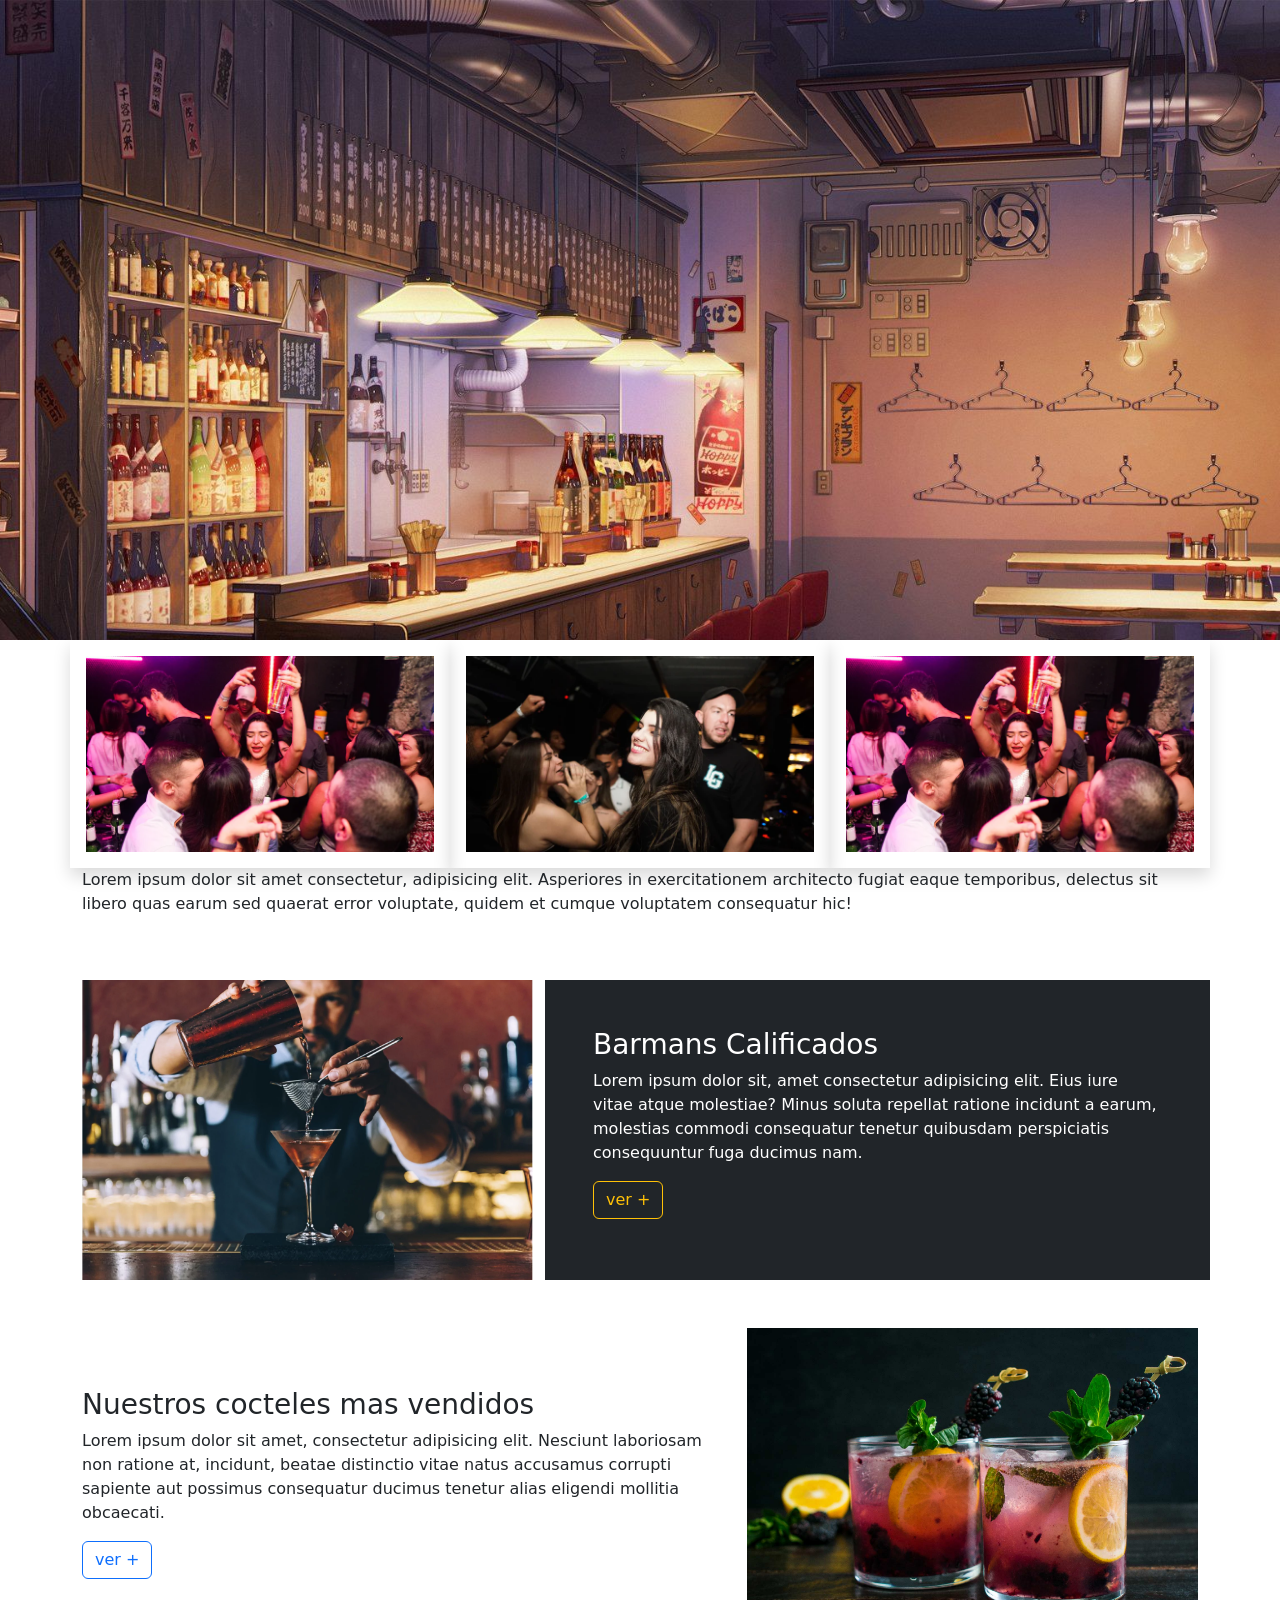
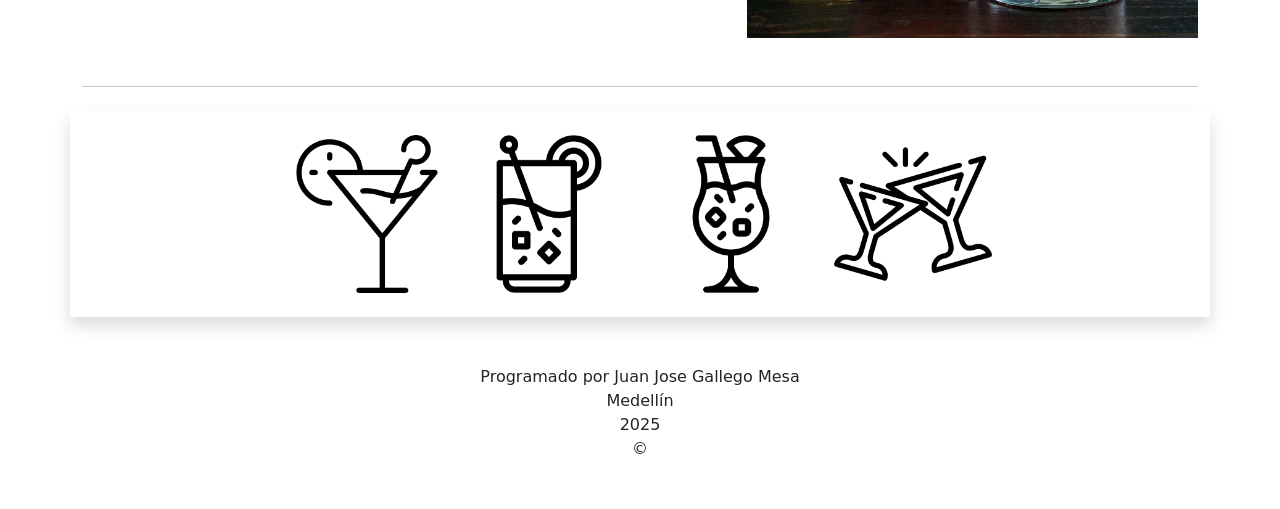
<file: index.html>
<!DOCTYPE html>
<html lang="en">
<head>
    <meta charset="UTF-8">
    <meta name="viewport" content="width=device-width, initial-scale=1.0">
    <title>Baresmedellin</title>
    <link rel="stylesheet" href="./assets/styles/estilos.css">
    <link href="https://cdn.jsdelivr.net/npm/bootstrap@5.3.6/dist/css/bootstrap.min.css" rel="stylesheet" integrity="sha384-4Q6Gf2aSP4eDXB8Miphtr37CMZZQ5oXLH2yaXMJ2w8e2ZtHTl7GptT4jmndRuHDT" crossorigin="anonymous">
</head>
<body>

    <section class="banner">

    </section>

    <section class="container">
        <div class="row">
            <div class="col-12 col-md-4 p-3 shadow">
                <img src="./assets/img/farra1.webp" alt="farra" class="img-fluid">
            </div>
            <div class="col-12 col-md-4 p-3 shadow">
                <img src="./assets/img/farra2.webp" alt="farra" class="img-fluid">
            </div>
            <div class="col-12 col-md-4 p-3 shadow">
                <img src="./assets/img/farra1.webp" alt="farra" class="img-fluid">
            </div>
        </div>
    </section>

    <section class="container">
        <div class="row">
            <div class="col-12">
                <p>Lorem ipsum dolor sit amet consectetur, adipisicing elit. Asperiores in exercitationem architecto fugiat eaque temporibus, delectus sit libero quas earum sed quaerat error voluptate, quidem et cumque voluptatem consequatur hic!</p>
            </div>
        </div>
    </section>

    <section class="container">
        <div class="row my-5">
            <div class="col-12 col-md-5">
                <img src="./assets/img/barman.jpeg" alt="foto" class="img-fluid">
            </div>
            <div class="col-12 col-md-7 text-white bg-dark p-5">
                <h3>Barmans Calificados</h3>
                <p>Lorem ipsum dolor sit, amet consectetur adipisicing elit. Eius iure vitae atque molestiae? Minus soluta repellat ratione incidunt a earum, molestias commodi consequatur tenetur quibusdam perspiciatis consequuntur fuga ducimus nam.</p>
                <button class="btn btn-outline-warning">ver +</button>
            </div>
        </div>

        <div class="row my-5">
            <div class="col-12 col-md-7 align-self-center">
                <h3>Nuestros cocteles mas vendidos</h3>
                <p>Lorem ipsum dolor sit amet, consectetur adipisicing elit. Nesciunt laboriosam non ratione at, incidunt, beatae distinctio vitae natus accusamus corrupti sapiente aut possimus consequatur ducimus tenetur alias eligendi mollitia obcaecati.</p>
                <button class="btn btn-outline-primary">ver +</button>
            </div>
            <div class="col-12 col-md-5">
                <img src="./assets/img/cocteles.jpg" alt="foto" class="img-fluid">
            </div>
        </div>
    </section>

    <section class="container my-5">
        <hr>
        <div class="row justify-content-center mt-4 shadow p-4">
            <div class="col-2">
                <img src="./assets/img/coctel.png" alt="foto" class="img-fluid">
            </div>
            <div class="col-2">
                <img src="./assets/img/coctel (1).png" alt="foto" class="img-fluid">
            </div>
            <div class="col-2">
                <img src="./assets/img/vasito.png" alt="foto" class="img-fluid">
            </div>
            <div class="col-2">
                <img src="./assets/img/tostada.png" alt="foto" class="img-fluid">
            </div>
        </div>
    </section>

    <section class="container my-5 text-center">
        <div class="row">
            <div class="col-12">
                Programado por Juan Jose Gallego Mesa <br>
                Medellín <br>
                2025 <br>
                &copy;
            </div>
        </div>
    </section>
    
    <script src="https://cdn.jsdelivr.net/npm/bootstrap@5.3.6/dist/js/bootstrap.bundle.min.js" integrity="sha384-j1CDi7MgGQ12Z7Qab0qlWQ/Qqz24Gc6BM0thvEMVjHnfYGF0rmFCozFSxQBxwHKO" crossorigin="anonymous"></script>
</body>
</html>
</file>
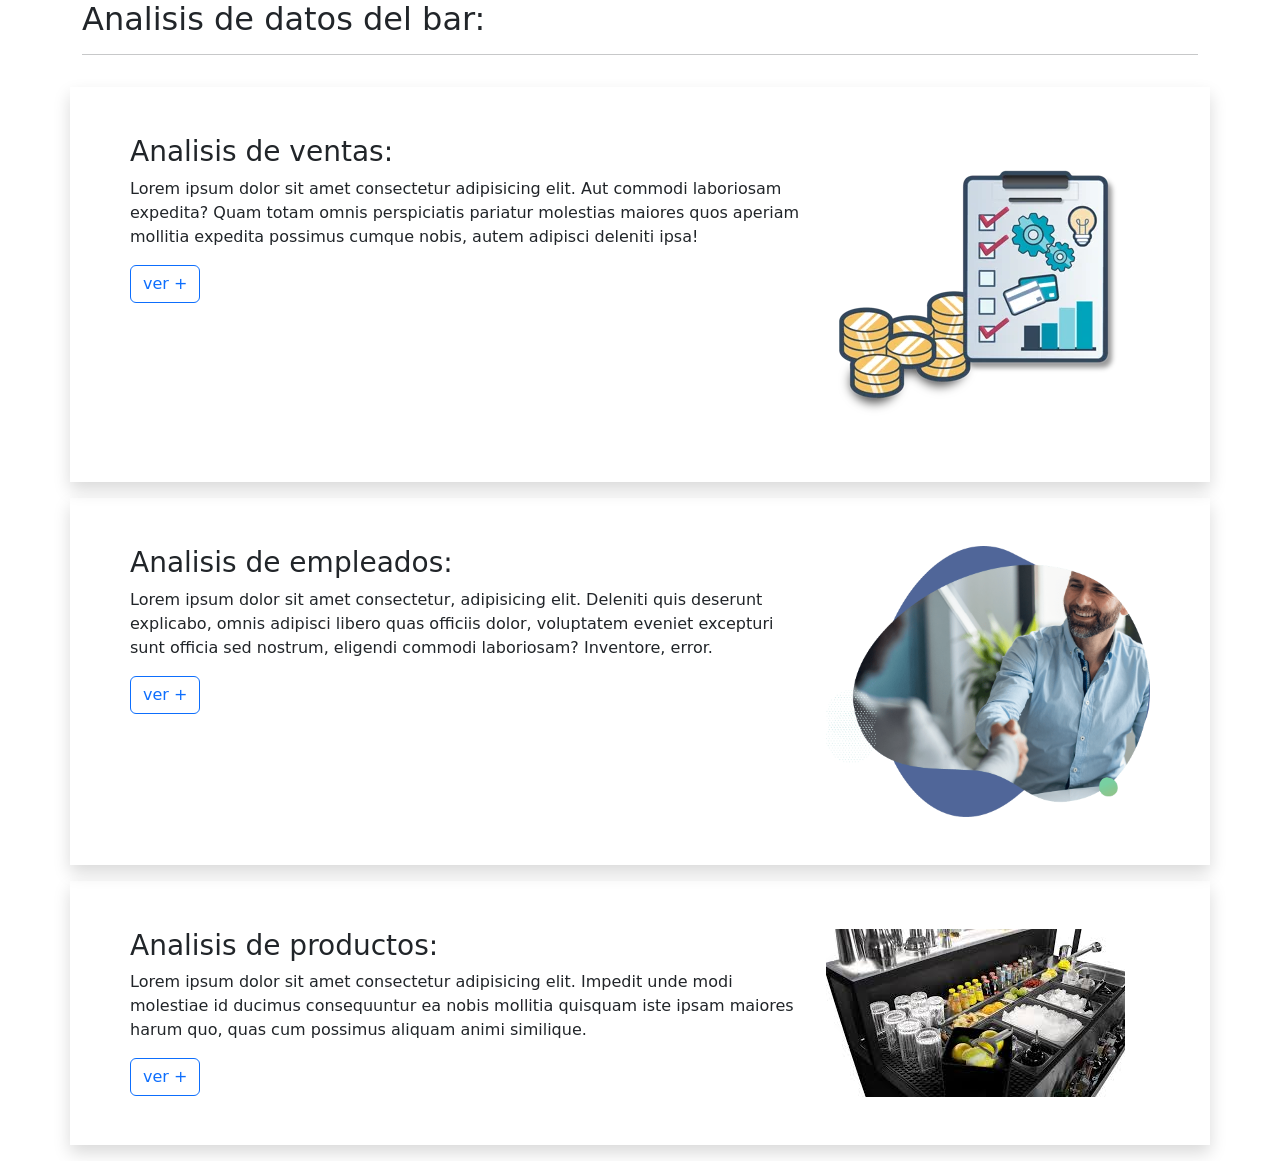
<file: dashboard.html>
<!DOCTYPE html>
<html lang="en">
<head>
    <meta charset="UTF-8">
    <meta name="viewport" content="width=device-width, initial-scale=1.0">
    <title>Document</title>
    <link href="https://cdn.jsdelivr.net/npm/bootstrap@5.3.6/dist/css/bootstrap.min.css" rel="stylesheet" integrity="sha384-4Q6Gf2aSP4eDXB8Miphtr37CMZZQ5oXLH2yaXMJ2w8e2ZtHTl7GptT4jmndRuHDT" crossorigin="anonymous">

</head>
<body>

    <section class="container">
        <div class="row">
            <div class="col-12">
                <h2>Analisis de datos del bar: </h2>
                <hr>
            </div>
        </div>
        <div class="row p-5 shadow my-3">
            <div class="col-8">
                <h3>Analisis de ventas: </h3>
                <p>Lorem ipsum dolor sit amet consectetur adipisicing elit. Aut commodi laboriosam expedita? Quam totam omnis perspiciatis pariatur molestias maiores quos aperiam mollitia expedita possimus cumque nobis, autem adipisci deleniti ipsa!</p>
                <button class="btn btn-outline-primary">ver +</button>
            </div>
            <div class="col-4">
                <img src="./assets/img/ventas.webp" alt="foto" class="img-fluid">
            </div>
        </div>
        <div class="row p-5 shadow my-3">
            <div class="col-8">
                <h3>Analisis de empleados: </h3>
                <p>Lorem ipsum dolor sit amet consectetur, adipisicing elit. Deleniti quis deserunt explicabo, omnis adipisci libero quas officiis dolor, voluptatem eveniet excepturi sunt officia sed nostrum, eligendi commodi laboriosam? Inventore, error.</p>
                <button class="btn btn-outline-primary">ver +</button>
            </div>
            <div class="col-4">
                <img src="./assets/img/empleados.png" alt="foto" class="img-fluid">
            </div>
        </div>
        <div class="row p-5 shadow my-3">
            <div class="col-8">
                <h3>Analisis de productos: </h3>
                <p>Lorem ipsum dolor sit amet consectetur adipisicing elit. Impedit unde modi molestiae id ducimus consequuntur ea nobis mollitia quisquam iste ipsam maiores harum quo, quas cum possimus aliquam animi similique.</p>
                <button class="btn btn-outline-primary">ver +</button>
            </div>
            <div class="col-4">
                <img src="./assets/img/productos.jpg" alt="foto" class="img-fluid">
            </div>
        </div>
       
    </section>
   
    
    <script src="https://cdn.jsdelivr.net/npm/bootstrap@5.3.6/dist/js/bootstrap.bundle.min.js" integrity="sha384-j1CDi7MgGQ12Z7Qab0qlWQ/Qqz24Gc6BM0thvEMVjHnfYGF0rmFCozFSxQBxwHKO" crossorigin="anonymous"></script>

</body>
</html>
</file>
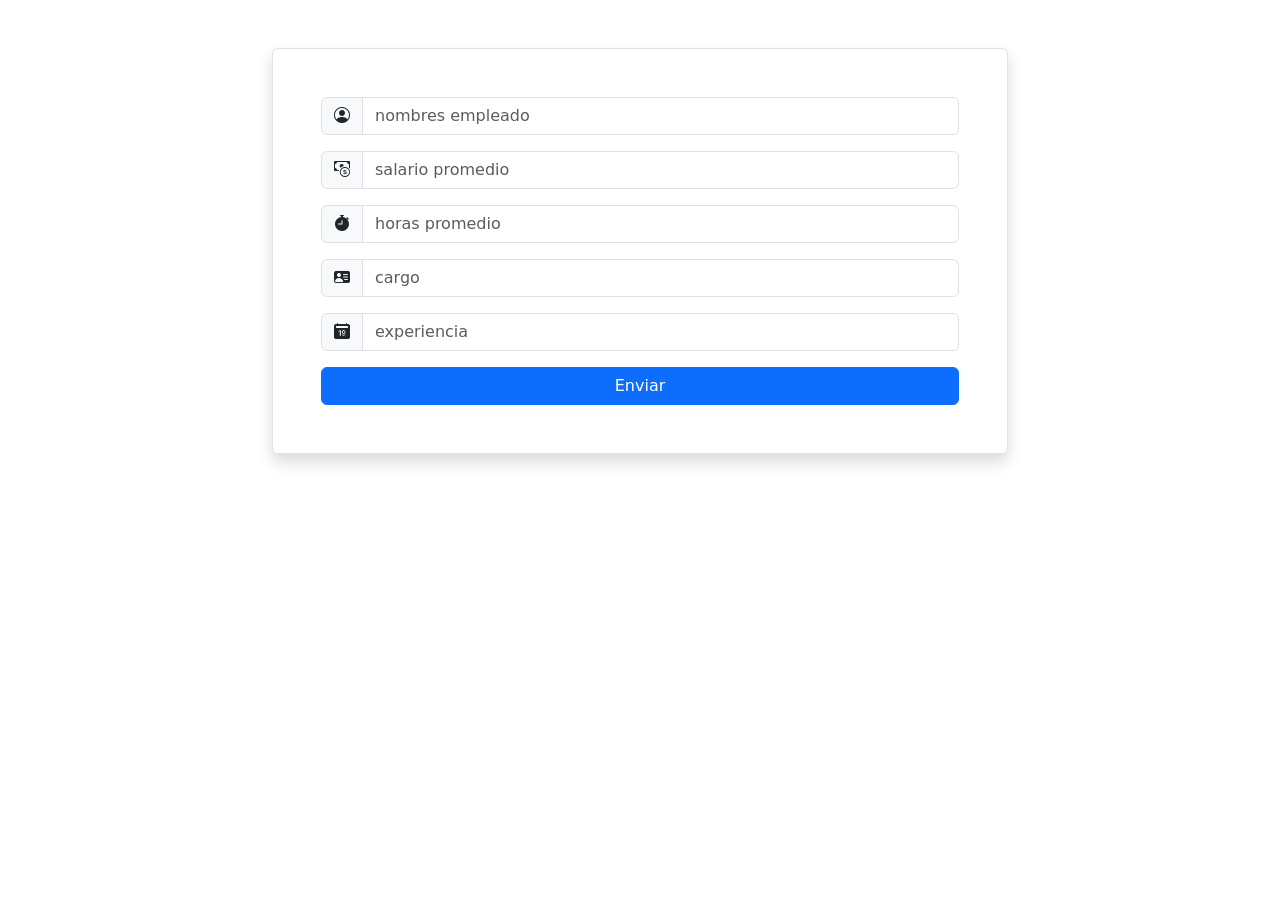
<file: registroempleados.html>
<!DOCTYPE html>
<html lang="en">
<head>
    <meta charset="UTF-8">
    <meta name="viewport" content="width=device-width, initial-scale=1.0">
    <title>Document</title>
    <link href="https://cdn.jsdelivr.net/npm/bootstrap@5.3.6/dist/css/bootstrap.min.css" rel="stylesheet" integrity="sha384-4Q6Gf2aSP4eDXB8Miphtr37CMZZQ5oXLH2yaXMJ2w8e2ZtHTl7GptT4jmndRuHDT" crossorigin="anonymous">
    <link rel="stylesheet" href="https://cdn.jsdelivr.net/npm/bootstrap-icons@1.13.1/font/bootstrap-icons.min.css">
</head>
<body>
    
    <section class="container my-5">
        <div class="row justify-content-center">
            <div class="col-12 col-md-8">
                <form class="border rounded p-5 shadow">

                    <div class="input-group mb-3">
                        <span class="input-group-text">
                            <i class="bi bi-person-circle"></i>
                        </span>
                        <input type="text" class="form-control" placeholder="nombres empleado" id="nombres">
                    </div>
                    <div class="input-group mb-3">
                        <span class="input-group-text">
                           <i class="bi bi-cash-coin"></i>
                        </span>
                        <input type="text" class="form-control" placeholder="salario promedio" id="salario">
                    </div>
                    <div class="input-group mb-3">
                        <span class="input-group-text">
                           <i class="bi bi-stopwatch-fill"></i>
                        </span>
                        <input type="text" class="form-control" placeholder="horas promedio" id="horas">
                    </div>
                    <div class="input-group mb-3">
                        <span class="input-group-text">
                           <i class="bi bi-person-vcard-fill"></i>
                        </span>
                        <input type="text" class="form-control" placeholder="cargo" id="cargo">
                    </div>
                    <div class="input-group mb-3">
                        <span class="input-group-text">
                           <i class="bi bi-calendar2-date-fill"></i>
                        </span>
                        <input type="text" class="form-control" placeholder="experiencia" id="experiencia">
                    </div>

                    <button class="btn btn-primary w-100" id="boton">Enviar</button>
                </form>
            </div>
        </div>
    </section>

    <script src="https://cdn.jsdelivr.net/npm/bootstrap@5.3.6/dist/js/bootstrap.bundle.min.js" integrity="sha384-j1CDi7MgGQ12Z7Qab0qlWQ/Qqz24Gc6BM0thvEMVjHnfYGF0rmFCozFSxQBxwHKO" crossorigin="anonymous"></script>
    <script src="./controlador.js"></script>
</body>
</html>
</file>
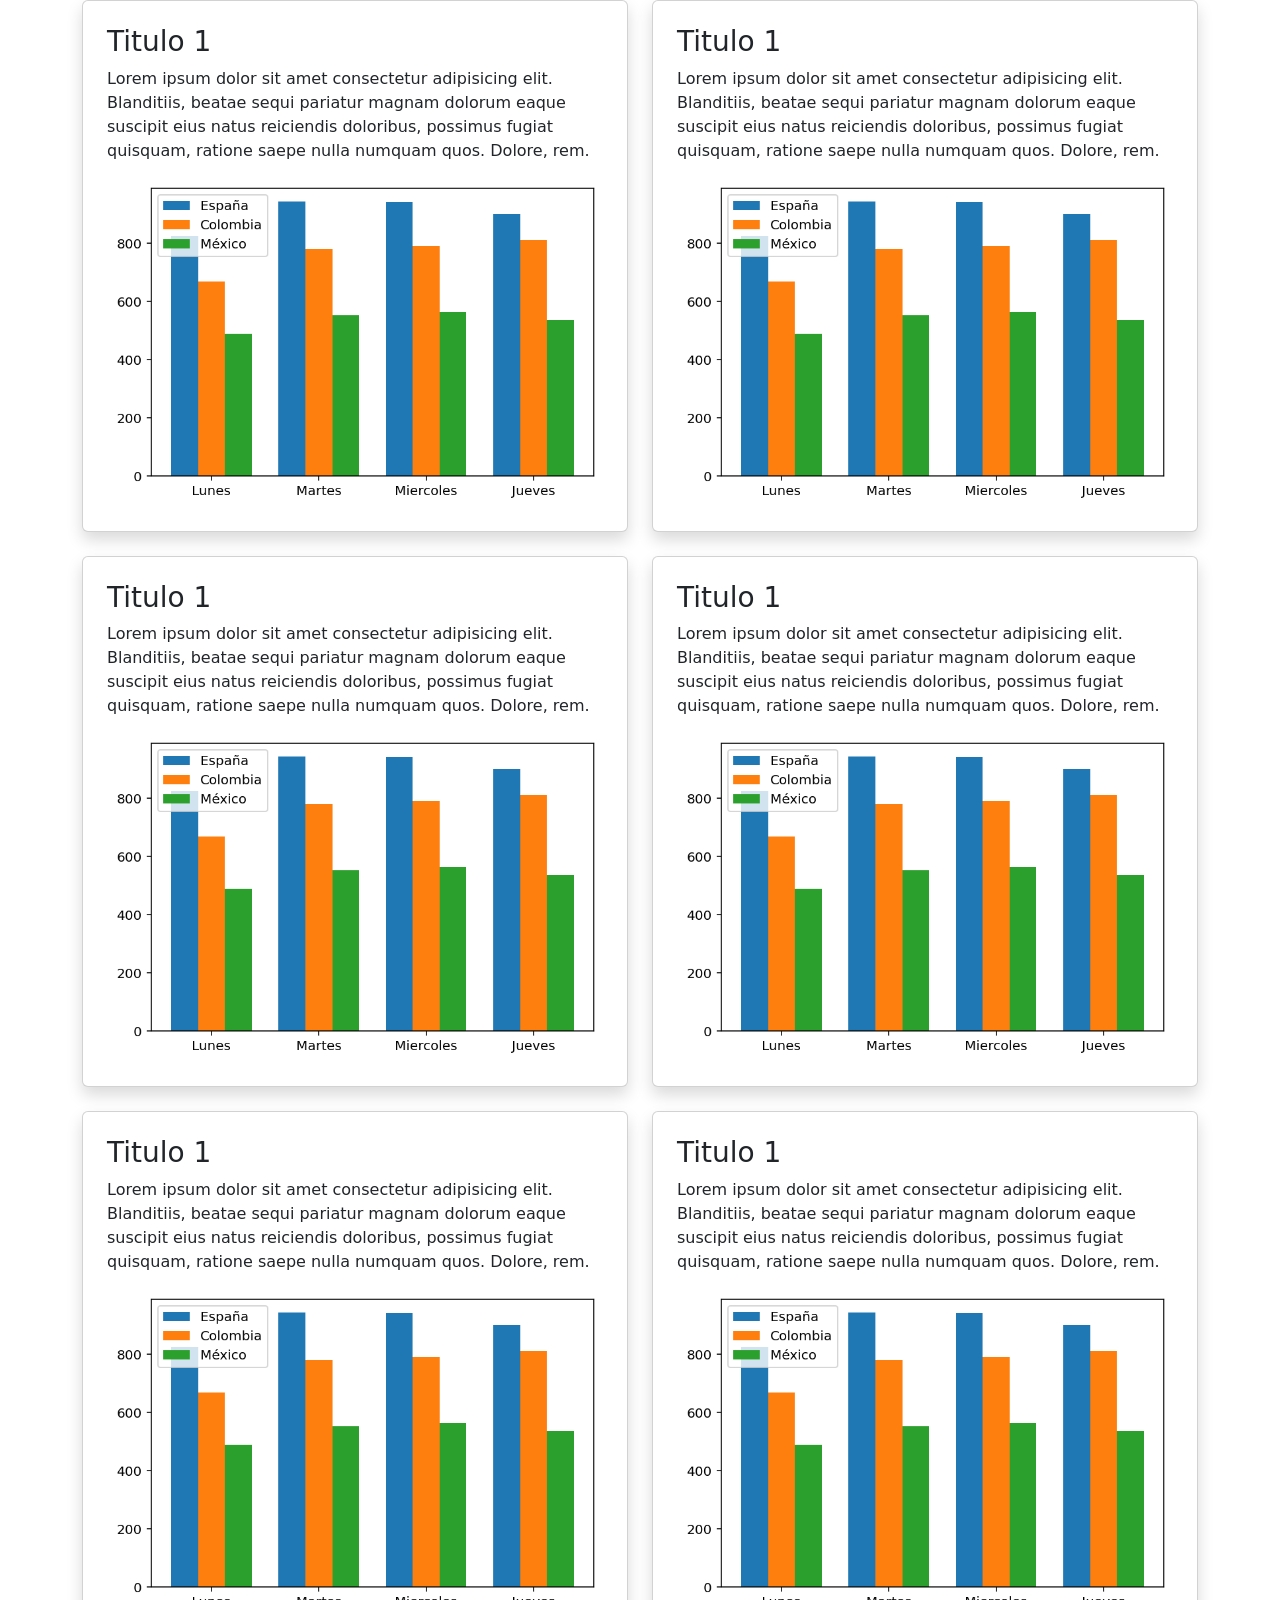
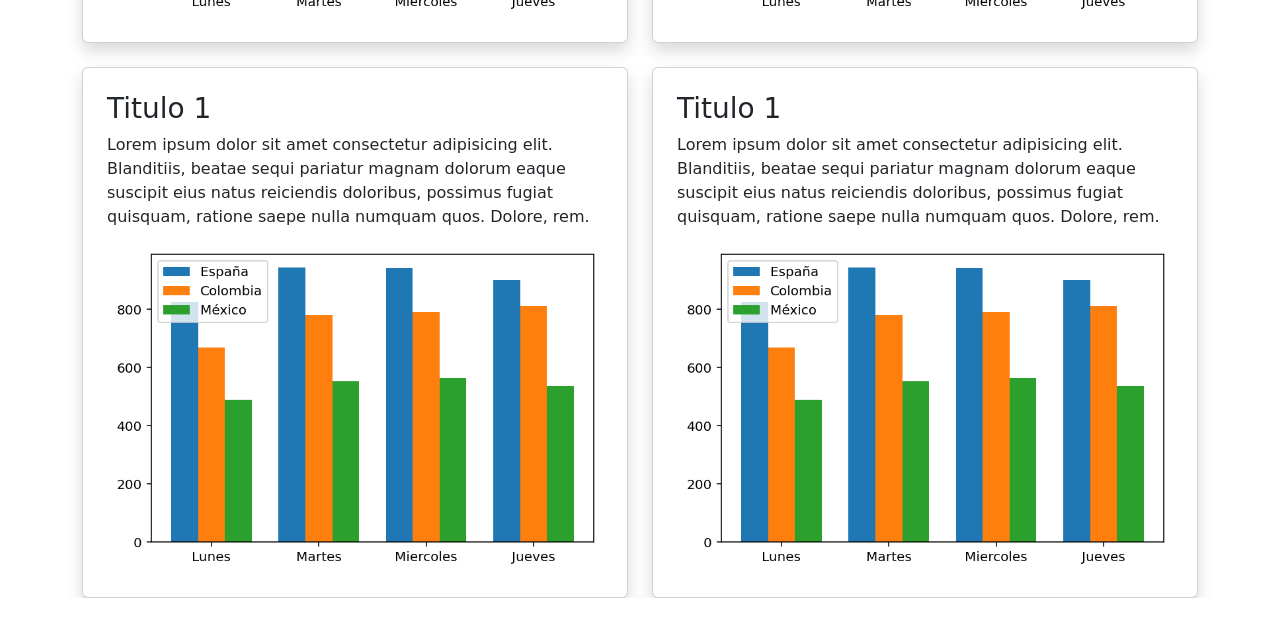
<file: vistasventas.html>
<!DOCTYPE html>
<html lang="en">
<head>
    <meta charset="UTF-8">
    <meta name="viewport" content="width=device-width, initial-scale=1.0">
    <title>Document</title>
     <link href="https://cdn.jsdelivr.net/npm/bootstrap@5.3.6/dist/css/bootstrap.min.css" rel="stylesheet" integrity="sha384-4Q6Gf2aSP4eDXB8Miphtr37CMZZQ5oXLH2yaXMJ2w8e2ZtHTl7GptT4jmndRuHDT" crossorigin="anonymous">
</head>
<body>

    <section class="container">
        <div class="row row-cols-1 row-cols-md-2 g-4">
            <div class="col">
                <div class="card h-100 p-4 shadow">
                    <h3>Titulo 1</h3>
                    <p>Lorem ipsum dolor sit amet consectetur adipisicing elit. Blanditiis, beatae sequi pariatur magnam dolorum eaque suscipit eius natus reiciendis doloribus, possimus fugiat quisquam, ratione saepe nulla numquam quos. Dolore, rem.</p>
                    <img src="./assets/img/estadistica.png" alt="" class="img-fluid">
                </div>
            </div>
            <div class="col">
                <div class="card h-100 p-4 shadow">
                    <h3>Titulo 1</h3>
                    <p>Lorem ipsum dolor sit amet consectetur adipisicing elit. Blanditiis, beatae sequi pariatur magnam dolorum eaque suscipit eius natus reiciendis doloribus, possimus fugiat quisquam, ratione saepe nulla numquam quos. Dolore, rem.</p>
                    <img src="./assets/img/estadistica.png" alt="" class="img-fluid">
                </div>
            </div>
            <div class="col">
                <div class="card h-100 p-4 shadow">
                    <h3>Titulo 1</h3>
                    <p>Lorem ipsum dolor sit amet consectetur adipisicing elit. Blanditiis, beatae sequi pariatur magnam dolorum eaque suscipit eius natus reiciendis doloribus, possimus fugiat quisquam, ratione saepe nulla numquam quos. Dolore, rem.</p>
                    <img src="./assets/img/estadistica.png" alt="" class="img-fluid">
                </div>
            </div>
            <div class="col">
                <div class="card h-100 p-4 shadow">
                    <h3>Titulo 1</h3>
                    <p>Lorem ipsum dolor sit amet consectetur adipisicing elit. Blanditiis, beatae sequi pariatur magnam dolorum eaque suscipit eius natus reiciendis doloribus, possimus fugiat quisquam, ratione saepe nulla numquam quos. Dolore, rem.</p>
                    <img src="./assets/img/estadistica.png" alt="" class="img-fluid">
                </div>
            </div>
            <div class="col">
                <div class="card h-100 p-4 shadow">
                    <h3>Titulo 1</h3>
                    <p>Lorem ipsum dolor sit amet consectetur adipisicing elit. Blanditiis, beatae sequi pariatur magnam dolorum eaque suscipit eius natus reiciendis doloribus, possimus fugiat quisquam, ratione saepe nulla numquam quos. Dolore, rem.</p>
                    <img src="./assets/img/estadistica.png" alt="" class="img-fluid">
                </div>
            </div>
            <div class="col">
                <div class="card h-100 p-4 shadow">
                    <h3>Titulo 1</h3>
                    <p>Lorem ipsum dolor sit amet consectetur adipisicing elit. Blanditiis, beatae sequi pariatur magnam dolorum eaque suscipit eius natus reiciendis doloribus, possimus fugiat quisquam, ratione saepe nulla numquam quos. Dolore, rem.</p>
                    <img src="./assets/img/estadistica.png" alt="" class="img-fluid">
                </div>
            </div>
            <div class="col">
                <div class="card h-100 p-4 shadow">
                    <h3>Titulo 1</h3>
                    <p>Lorem ipsum dolor sit amet consectetur adipisicing elit. Blanditiis, beatae sequi pariatur magnam dolorum eaque suscipit eius natus reiciendis doloribus, possimus fugiat quisquam, ratione saepe nulla numquam quos. Dolore, rem.</p>
                    <img src="./assets/img/estadistica.png" alt="" class="img-fluid">
                </div>
            </div>
            <div class="col">
                <div class="card h-100 p-4 shadow">
                    <h3>Titulo 1</h3>
                    <p>Lorem ipsum dolor sit amet consectetur adipisicing elit. Blanditiis, beatae sequi pariatur magnam dolorum eaque suscipit eius natus reiciendis doloribus, possimus fugiat quisquam, ratione saepe nulla numquam quos. Dolore, rem.</p>
                    <img src="./assets/img/estadistica.png" alt="" class="img-fluid">
                </div>
            </div>
        </div>
    </section>
   
    
    <script src="https://cdn.jsdelivr.net/npm/bootstrap@5.3.6/dist/js/bootstrap.bundle.min.js" integrity="sha384-j1CDi7MgGQ12Z7Qab0qlWQ/Qqz24Gc6BM0thvEMVjHnfYGF0rmFCozFSxQBxwHKO" crossorigin="anonymous"></script>
</body>
</html>
</file>
<file: assets/styles/estilos.css>
.banner{
    background-image: url("../img/fondo.jpg");
    background-position: top center;
    background-size: cover;
    background-attachment: fixed;
    padding: 25%;
}
</file>
